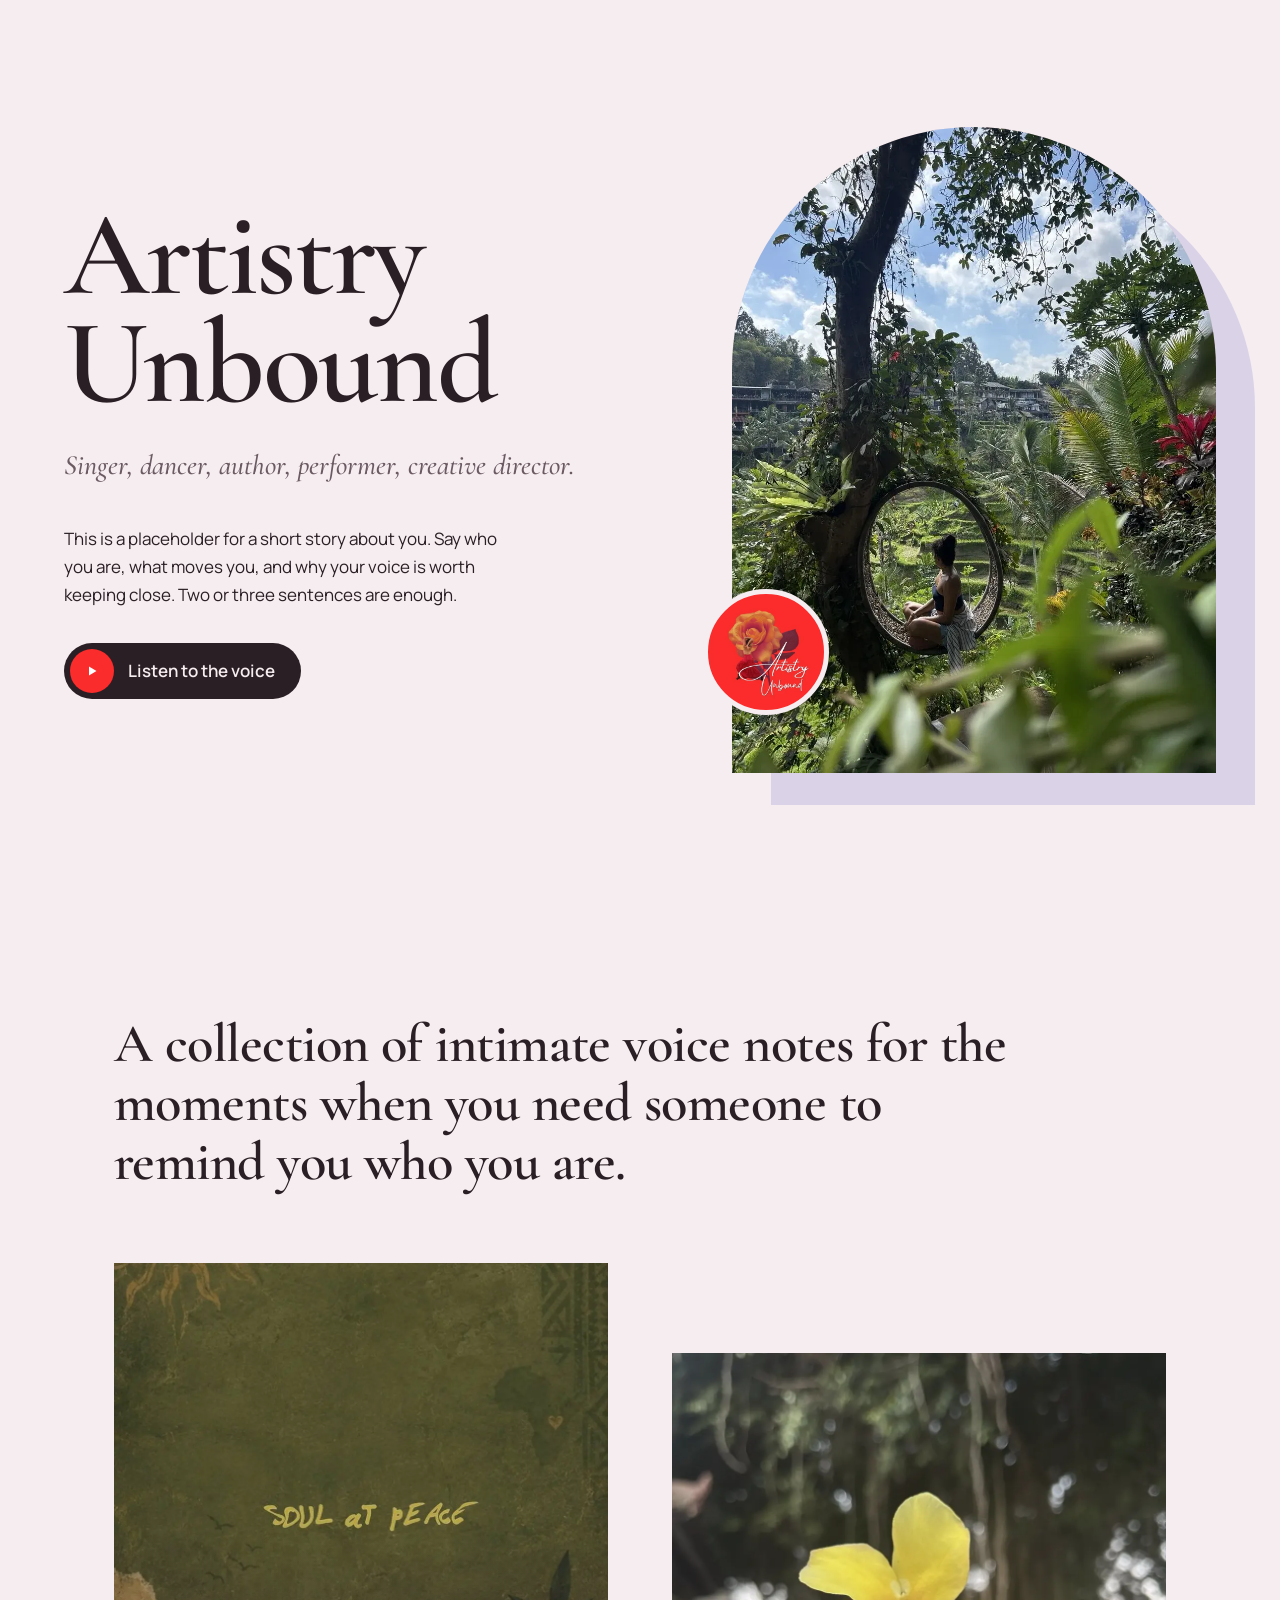
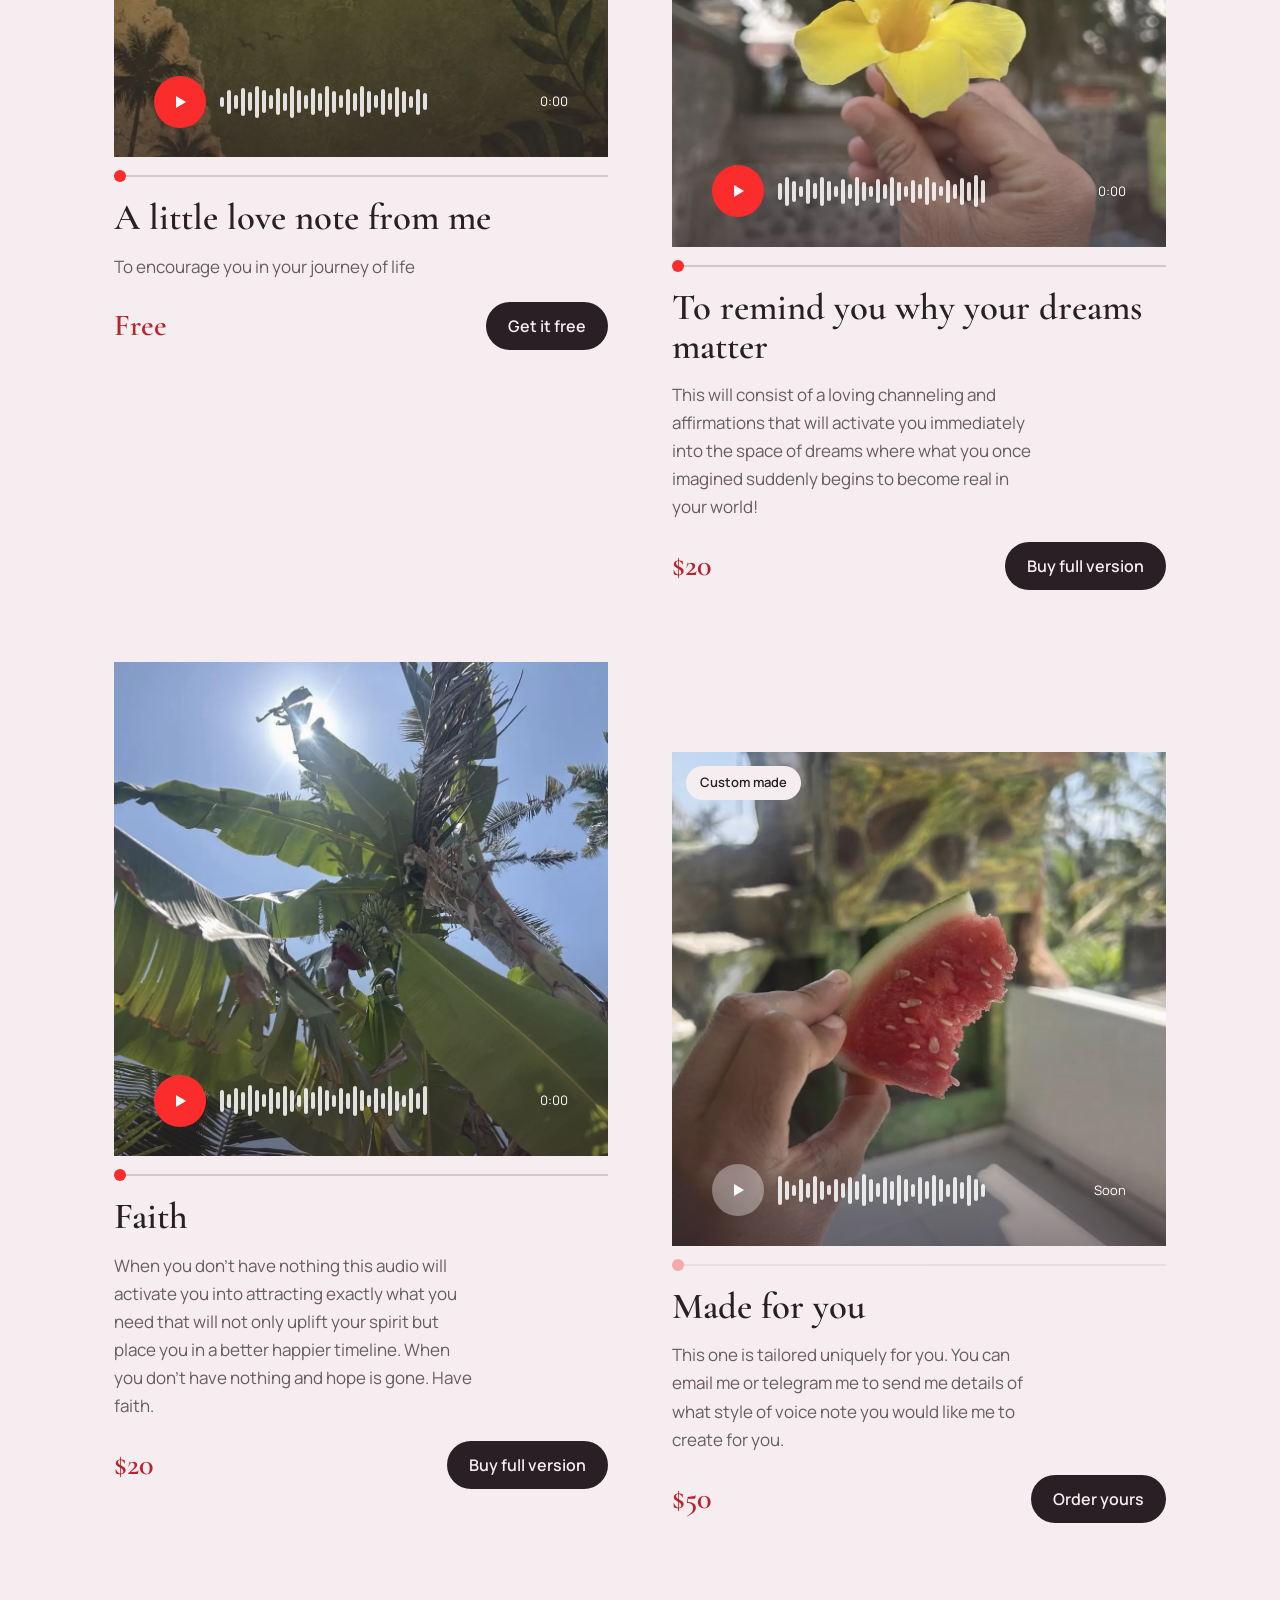
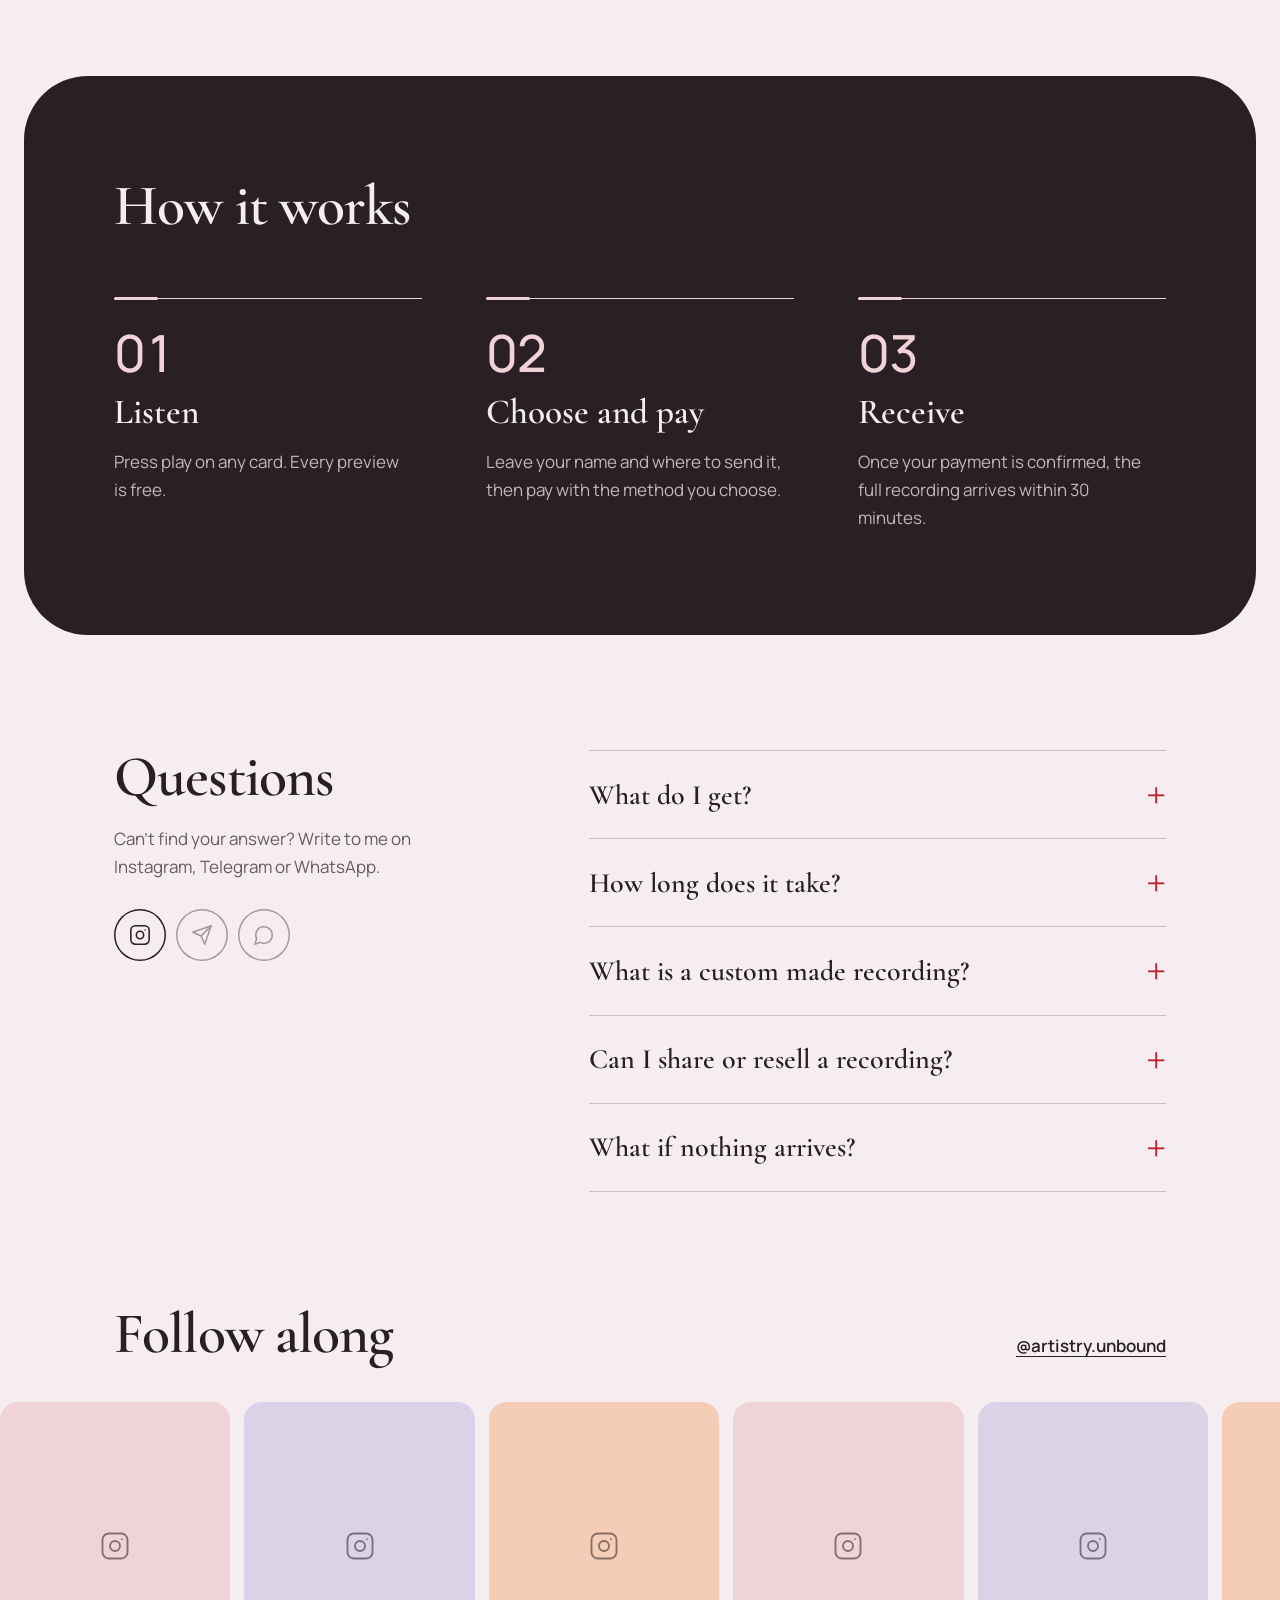
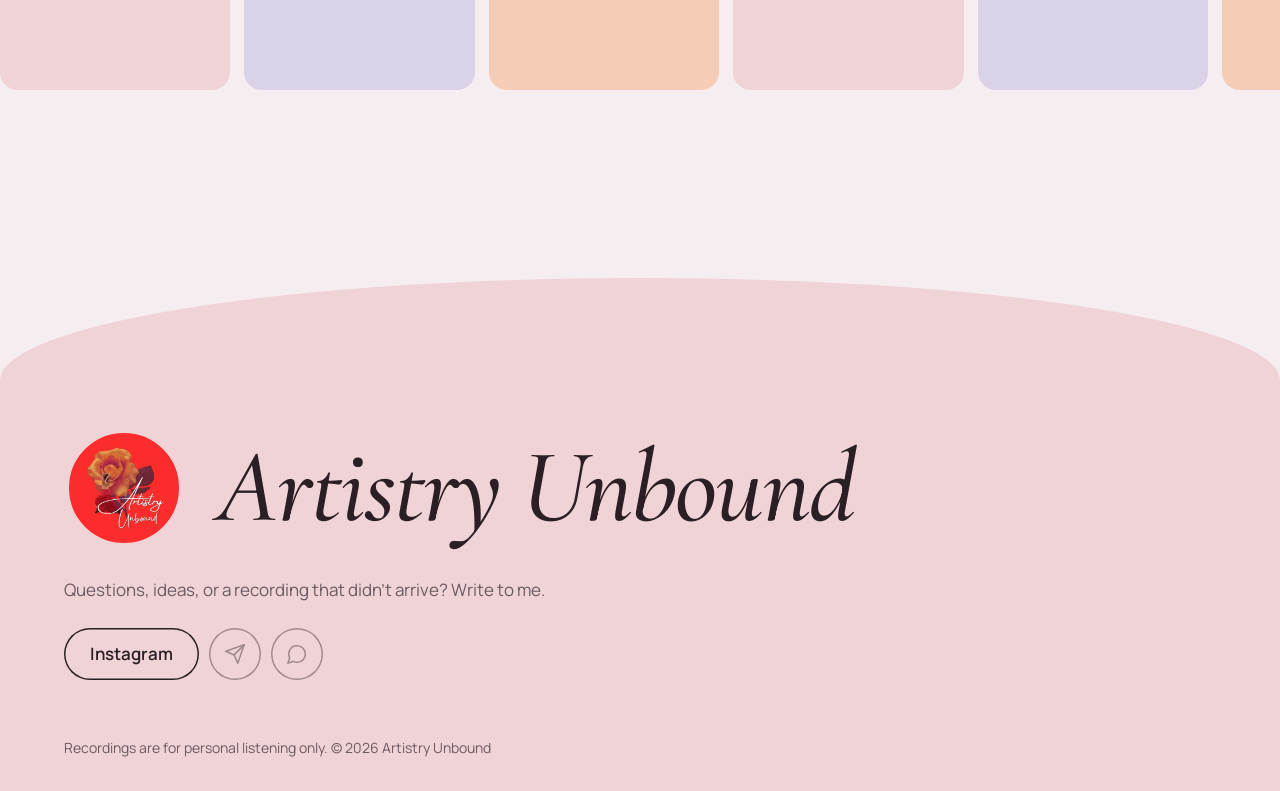
<file: index.html>
<!DOCTYPE html>
<html lang="en">
<head>
<meta charset="utf-8">
<meta name="viewport" content="width=device-width, initial-scale=1">
<title>Artistry Unbound — voice recordings</title>
<meta name="description" content="Listen to a free preview, then take the full voice recording home.">
<meta property="og:title" content="Artistry Unbound">
<meta property="og:description" content="Listen to a free preview, then take the full voice recording home.">
<meta property="og:type" content="website">
<meta name="theme-color" content="#F5EDF0">
<link rel="icon" href="data:,">
<link rel="preconnect" href="https://fonts.googleapis.com">
<link rel="preconnect" href="https://fonts.gstatic.com" crossorigin>
<link rel="stylesheet" href="https://fonts.googleapis.com/css2?family=Cormorant+Garamond:ital,wght@0,500;0,600;1,500&family=Manrope:wght@400;500;600&display=swap">
<link rel="stylesheet" href="assets/css/style.css">
</head>
<body>

<main>
  <!-- Block 1: About. Editable via content/about.json (data-f = text, data-f-src / data-f-alt = image) -->
  <section class="about" id="about">
    <figure class="about__photo">
      <img src="images/about.webp" width="960" height="1280" alt="The artist sitting in a round swing among tropical greenery" data-f-src="about.photo" data-f-alt="about.photo_alt">
      <div class="badge" role="img" aria-label="Artistry Unbound logo"></div>
    </figure>

    <div class="about__text">
      <h1 class="about__title" data-f="about.title">Artistry Unbound</h1>
      <p class="about__roles" data-f="about.roles">Singer, dancer, author, performer, creative director.</p>
      <p class="about__bio" data-f="about.bio">This is a placeholder for a short story about you. Say who you are, what moves you, and why your voice is worth keeping close. Two or three sentences are enough.</p>
      <a class="btn" href="#voice">
        <span class="btn__icon" aria-hidden="true"><svg viewBox="0 0 12 12" width="12" height="12"><path d="M3 1.5v9l7.5-4.5z" fill="currentColor"/></svg></span>
        <span data-f="about.cta_label">Listen to the voice</span>
      </a>
    </div>
  </section>

  <!-- Block 2: Cards. Data lives in content/cards.json; the inline copy below is a fallback for local viewing -->
  <section class="voice" id="voice" aria-labelledby="voice-title">
    <header class="voice__head">
      <h2 id="voice-title" data-f="heading">A collection of intimate voice notes for the moments when you need someone to remind you who you are.</h2>
      <p data-f="intro" hidden></p>
    </header>
    <div class="cards" id="cards"></div>
    <script type="application/json" id="cards-data">{"heading": "A collection of intimate voice notes for the moments when you need someone to remind you who you are.", "intro": "", "items": [{"title": "A little love note from me", "text": "To encourage you in your journey of life", "price": 0, "cover": "images/c1.webp", "cover_alt": "Green collage artwork with the words Soul at peace", "audio": "audio/free-note.m4a"}, {"title": "To remind you why your dreams matter", "text": "This will consist of a loving channeling and affirmations that will activate you immediately into the space of dreams where what you once imagined suddenly begins to become real in your world!", "price": 20, "cover": "images/c2.webp", "cover_alt": "A yellow flower held in a hand", "audio": "audio/dreams-preview.m4a"}, {"title": "Faith", "text": "When you don’t have nothing this audio will activate you into attracting exactly what you need that will not only uplift your spirit but place you in a better happier timeline. When you don’t have nothing and hope is gone. Have faith.", "price": 20, "cover": "images/c3.webp", "cover_alt": "Banana tree seen from below against a bright sky", "audio": "audio/faith-preview.m4a"}, {"title": "Made for you", "text": "This one is tailored uniquely for you. You can email me or telegram me to send me details of what style of voice note you would like me to create for you.", "price": 50, "cover": "images/c4.webp", "cover_alt": "A bitten slice of watermelon held up in a hand", "audio": "", "custom": true}]}</script>
  </section>

  <section class="how" id="how" aria-labelledby="how-title">
    <div class="how__in">
      <h2 id="how-title">How it works</h2>
      <ol class="how__steps" id="how-steps"></ol>
    </div>
  </section>

  <section class="faq" id="faq" aria-labelledby="faq-title">
    <div class="faq__side">
      <h2 id="faq-title">Questions</h2>
      <p class="faq__note">Can't find your answer? Write to me on Instagram, Telegram or WhatsApp.</p>
      <div class="contacts" id="faq-contacts"></div>
    </div>
    <div class="faq__list" id="faq-list"></div>
  </section>

  <section class="insta" id="insta" aria-labelledby="insta-title">
    <div class="insta__head"><h2 id="insta-title">Follow along</h2><a class="insta__handle" target="_blank" rel="noopener" hidden></a></div>
    <div class="insta__row" id="insta-row"></div>
  </section>
</main>

<footer class="foot">
  <div class="foot__top"><div class="badge foot__logo" role="img" aria-label="Artistry Unbound logo"></div><p class="foot__name">Artistry Unbound</p></div>
  <p class="foot__lead">Questions, ideas, or a recording that didn't arrive? Write to me.</p>
  <nav class="foot__links" id="foot-links" aria-label="Contact"></nav>
  <p class="foot__small">Recordings are for personal listening only. &copy; <span id="year">2026</span> Artistry Unbound</p>
</footer>

<script type="application/json" id="info-data">{"how_title": "How it works", "steps": [{"title": "Listen", "text": "Press play on any card. Every preview is free."}, {"title": "Choose and pay", "text": "Leave your name and where to send it, then pay with the method you choose."}, {"title": "Receive", "text": "Once your payment is confirmed, the full recording arrives within {time}."}], "faq_title": "Questions", "faq": [{"q": "What do I get?", "a": "The full recording as an audio file, sent to the email or messenger you choose."}, {"q": "How long does it take?", "a": "Usually within {time} after your payment is confirmed."}, {"q": "What is a custom made recording?", "a": "A recording made just for you. After you order, you tell me what you'd like to hear and we agree on the details before I record."}, {"q": "Can I share or resell a recording?", "a": "Recordings are for personal listening only. Please don't share, publish or resell them."}, {"q": "What if nothing arrives?", "a": "Write to me on Instagram, Telegram or WhatsApp and mention your order number."}]}</script>
<script type="application/json" id="settings-data">{"payment_methods": [{"name": "PayPal", "pay_link": "", "details": [{"label": "PayPal email", "value": ""}], "note": ""}], "response_time": "30 minutes", "instagram": "artistry.unbound", "telegram": "", "whatsapp": "", "instagram_feed": ""}</script>


<dialog class="checkout" id="checkout" tabindex="-1" aria-labelledby="co-title">
  <button class="co-close" type="button" aria-label="Close" data-close>&times;</button>

  <div class="step" data-step="form">
    <h2 id="co-title" class="co-title"></h2>
    <p class="co-sum"></p>
    <form class="order-form" id="order-form">
      <p class="hp" aria-hidden="true"><label>Leave this empty <input name="bot-field" tabindex="-1" autocomplete="off"></label></p>
      <input type="hidden" name="card"><input type="hidden" name="price"><input type="hidden" name="order">
      <label class="fld">Your name<input name="name" required autocomplete="given-name" maxlength="60"></label>
      <fieldset class="seg"><legend>Where should we send it?</legend>
        <label><input type="radio" name="channel" value="Email" checked><span>Email</span></label>
        <label><input type="radio" name="channel" value="Telegram"><span>Telegram</span></label>
        <label><input type="radio" name="channel" value="WhatsApp"><span>WhatsApp</span></label>
      </fieldset>
      <label class="fld"><span id="contact-label">Your email</span><input name="contact" required maxlength="80"></label>
      <label class="fld wish" hidden>What would you like to hear?<textarea name="wishes" rows="3" maxlength="600"></textarea></label>
      <label class="agree"><input type="checkbox" name="agree" required><span>For personal listening only. I won't share or resell it.</span></label>
      <p class="co-err" role="alert" hidden></p>
      <button class="btn btn--sm co-submit" type="submit"></button>
    </form>
  </div>

  <div class="step" data-step="pay" hidden>
    <h2 class="co-title">Pay <span class="pay-amt"></span></h2>
    <p class="co-sum">Pay with the method you prefer and add your order number in the note, so I can find it.</p>
    <div class="kv"><span>Order number</span><b class="order-id"></b><button type="button" class="copy" data-copy=".order-id">Copy</button></div>
    <fieldset class="seg pm-pick" id="pm-pick" hidden><legend>Payment method</legend></fieldset>
    <div class="pm" id="pm" hidden>
      <div id="pm-rows"></div>
      <p class="pm-note" hidden></p>
    </div>
    <p class="pm-none" hidden>Payment details will appear here once they are added.</p>
    <div class="co-actions">
      <a class="btn btn--sm pm-link" target="_blank" rel="noopener" hidden></a>
      <button class="btn btn--sm btn--ghost" type="button" id="paid-btn">I've paid</button>
    </div>
    <p class="co-err" role="alert" hidden></p>
    <button class="link" type="button" data-back>Change my details</button>
  </div>

  <div class="step" data-step="done" hidden>
    <svg class="tick" viewBox="0 0 52 52" aria-hidden="true"><circle cx="26" cy="26" r="24"/><path d="M15 27l8 8 14-16"/></svg>
    <h2 class="co-title done-title"></h2>
    <p class="co-sum done-text"></p>
    <button class="btn btn--sm" type="button" data-close>Done</button>
  </div>
</dialog>


<script src="assets/js/main.js" defer></script>
<script src="assets/js/cards.js" defer></script>
<script src="assets/js/shop.js" defer></script>
</body>
</html>
</file>
<file: assets/css/style.css>
:root{
  --paper:#F5EDF0; --blush:#F0D3D6; --lilac:#DAD3E8; --ink:#2A1F24; --ink-2:#6B5A62;
  --red:#FA2C2C; --red-t:#C0202A; /* red = logo red for fills, red-t = darker for small text */
  --serif:"Cormorant Garamond",Georgia,serif; --sans:"Manrope",system-ui,sans-serif;
  --pad:clamp(20px,5vw,72px);
}
*,*::before,*::after{box-sizing:border-box}
html{scroll-behavior:smooth}
body{margin:0;background:var(--paper);color:var(--ink);font:400 1.0625rem/1.65 var(--sans);-webkit-font-smoothing:antialiased}
img{display:block;max-width:100%;height:auto}
:focus-visible{outline:2px solid var(--red);outline-offset:3px}

/* About */
.about{display:grid;gap:36px;padding:var(--pad);max-width:1440px;margin:0 auto}
.about__photo{margin:0;position:relative;justify-self:center;width:min(100%,460px)}
.about__photo::before{content:"";position:absolute;inset:6% -8% -5% 8%;background:var(--lilac);border-radius:999px 999px 0 0;z-index:0}
.about__photo img{position:relative;z-index:1;width:100%;aspect-ratio:3/4;object-fit:cover;object-position:46% 60%;border-radius:999px 999px 0 0;background:var(--blush)}
.about__title{font:600 clamp(3.4rem,13vw,7.5rem)/.9 var(--serif);letter-spacing:-.02em;margin:0 0 .25em}
.about__roles{font:italic 500 clamp(1.3rem,3vw,1.75rem)/1.3 var(--serif);color:var(--ink-2);margin:0 0 1.5em}
.about__bio{max-width:44ch;margin:0 0 2em}

.btn{display:inline-flex;align-items:center;gap:14px;padding:6px 26px 6px 6px;border-radius:999px;background:var(--ink);color:var(--paper);text-decoration:none;font-weight:600;transition:background .3s,transform .3s}
.btn__icon{display:grid;place-items:center;width:44px;height:44px;border-radius:50%;background:var(--red);color:#fff;transition:transform .3s}
.btn:hover{background:#3d2d34}
.btn:hover .btn__icon{transform:scale(1.1)}

/* One orchestrated load sequence: the arch opens, then the text settles */
.about__photo img{clip-path:inset(100% 0 0 0);animation:open 1.3s cubic-bezier(.2,.7,.2,1) .15s forwards}
.about__photo::before{transform:scaleY(0);transform-origin:bottom;animation:grow 1.1s cubic-bezier(.2,.7,.2,1) .35s forwards}
.about__text>*{opacity:0;animation:settle .9s ease forwards}
.about__text>:nth-child(1){animation-delay:.7s}.about__text>:nth-child(2){animation-delay:.85s}
.about__text>:nth-child(3){animation-delay:1s}.about__text>:nth-child(4){animation-delay:1.15s}
@keyframes open{to{clip-path:inset(0)}}
@keyframes grow{to{transform:scaleY(1)}}
@keyframes settle{from{opacity:0;transform:translateY(10px)}to{opacity:1;transform:none}}

@media (min-width:768px){
  .about{grid-template-columns:1.1fr .9fr;align-items:center;gap:clamp(32px,6vw,96px);min-height:100svh}
  .about__photo{order:2;justify-self:end;width:100%;max-width:520px}
  .about__text{order:1}
}
@media (prefers-reduced-motion:reduce){
  html{scroll-behavior:auto}
  .about__photo img,.about__photo::before,.about__text>*{animation:none;clip-path:none;transform:none;opacity:1}
}

/* Voice cards */
.voice{max-width:1180px;margin:0 auto;padding:clamp(56px,9vw,128px) var(--pad)}
.voice__head{max-width:900px;margin:0 0 clamp(36px,6vw,72px)}
.voice__head h2{font:600 clamp(2rem,4.6vw,3.4rem)/1.08 var(--serif);letter-spacing:-.01em;margin:0}
.voice__head p{margin:.8em 0 0;color:var(--ink-2)}
.cards{display:grid;gap:clamp(40px,6vw,72px) clamp(24px,5vw,72px);grid-template-columns:1fr}
@media (min-width:768px){.cards{grid-template-columns:1fr 1fr;align-items:start}.card:nth-child(even){margin-top:clamp(0px,7vw,96px)}}

.card__cover{position:relative;aspect-ratio:1/1;overflow:hidden;background:var(--blush)}
.card__cover img{width:100%;height:100%;object-fit:cover;transition:transform 1.2s cubic-bezier(.2,.7,.2,1)}
.card__cover::after{content:"";position:absolute;inset:0;background:linear-gradient(transparent 55%,rgba(42,31,36,.55))}
.card.is-playing .card__cover img{transform:scale(1.05)}

.player{position:absolute;z-index:2;left:8%;right:8%;bottom:6%;display:flex;align-items:center;gap:14px;color:#fff}
.play{flex:none;width:52px;height:52px;border:0;border-radius:50%;background:var(--red);color:#fff;display:grid;place-items:center;cursor:pointer;transition:transform .3s}
.play:hover:not(:disabled){transform:scale(1.08)}
.play:disabled{background:rgba(255,255,255,.35);cursor:default}
.play svg{width:16px;height:16px}.play .i-pause{display:none}
.is-playing .play .i-play{display:none}.is-playing .play .i-pause{display:block}
.wave{flex:1;display:flex;align-items:center;gap:3px;height:36px}
.wave i{flex:1;max-width:4px;border-radius:2px;background:rgba(255,255,255,.85);height:var(--h);transform-origin:center}
.is-playing .wave i{animation:bar 1.1s ease-in-out infinite;animation-delay:calc(var(--i)*-.09s)}
@keyframes bar{50%{transform:scaleY(.35)}}
.time{flex:none;font-size:.8125rem;font-variant-numeric:tabular-nums;min-width:3.2em;text-align:right}

.seek{display:block;width:100%;height:18px;margin:10px 0 0;background:none;-webkit-appearance:none;appearance:none;cursor:pointer}
.seek::-webkit-slider-runnable-track{height:2px;background:linear-gradient(90deg,var(--red) var(--p,0%),rgba(42,31,36,.18) var(--p,0%))}
.seek::-moz-range-track{height:2px;background:rgba(42,31,36,.18)}.seek::-moz-range-progress{height:2px;background:var(--red)}
.seek::-webkit-slider-thumb{-webkit-appearance:none;width:12px;height:12px;margin-top:-5px;border-radius:50%;background:var(--red);border:0}
.seek::-moz-range-thumb{width:12px;height:12px;border-radius:50%;background:var(--red);border:0}
.seek:disabled{opacity:.35;cursor:default}

.card__body{padding-top:14px}
.card__title{font:600 clamp(1.8rem,3.2vw,2.3rem)/1.05 var(--serif);margin:0 0 .4em}
.card__text{margin:0 0 1.25em;color:var(--ink-2);max-width:36ch}
.card__buy{display:flex;flex-wrap:wrap;align-items:center;justify-content:space-between;gap:12px}
.price{font:600 1.9rem/1 var(--serif);color:var(--red-t)}
.btn--sm{padding:13px 22px;border:0;cursor:pointer;font:600 1rem var(--sans)}

@media (prefers-reduced-motion:reduce){.is-playing .wave i{animation:none}.card__cover img{transition:none}.card.is-playing .card__cover img{transform:none}}

[hidden]{display:none!important}
.tag{position:absolute;z-index:2;top:14px;left:14px;padding:6px 14px;border-radius:999px;background:var(--paper);color:var(--ink);font-size:.8125rem;font-weight:600}

/* Logo badge (hero photo + footer) */
.badge{border-radius:50%;background:var(--red) url(../../images/logo.webp) center/92% no-repeat;border:5px solid var(--paper)}
.about__photo .badge{position:absolute;z-index:3;left:-6%;bottom:9%;width:clamp(92px,26%,132px);aspect-ratio:1;animation:pop .7s cubic-bezier(.3,1.6,.5,1) 1.5s both}
@keyframes pop{from{transform:scale(0) rotate(-30deg)}}
@media (prefers-reduced-motion:reduce){.about__photo .badge{animation:none}}

/* Contact circles (FAQ + footer) */
.contacts{display:flex;flex-wrap:wrap;gap:10px;margin-top:28px}
.ico{display:grid;place-items:center;flex:none;width:52px;height:52px;border-radius:50%;box-shadow:inset 0 0 0 1.5px var(--ink);color:var(--ink);transition:background .3s,color .3s,transform .3s}
.ico svg{width:22px;height:22px;fill:none;stroke:currentColor;stroke-width:1.7;stroke-linecap:round;stroke-linejoin:round}
a.ico:hover{background:var(--ink);color:var(--paper);transform:translateY(-3px)}
.ico.is-off{opacity:.4}

/* How it works: dark rounded panel */
.how{background:var(--ink);color:var(--paper);margin:clamp(16px,3vw,40px) clamp(8px,2vw,24px) 0;border-radius:clamp(28px,5vw,64px);overflow:hidden}
.how__in{max-width:1180px;margin:0 auto;padding:clamp(48px,8vw,104px) var(--pad)}
.how h2,.faq h2,.insta h2{font:600 clamp(2.2rem,5vw,3.6rem)/.95 var(--serif);letter-spacing:-.015em;margin:0}
.how h2{margin-bottom:clamp(32px,6vw,64px)}
.how__steps{list-style:none;margin:0;padding:0;display:grid;gap:clamp(32px,5vw,40px) clamp(24px,5vw,72px)}
.how__steps li{position:relative;padding-top:28px;border-top:1px solid var(--blush)}
.how__steps li::before{content:"";position:absolute;top:-2px;left:0;width:44px;height:3px;border-radius:2px;background:var(--blush)}
.how__steps b{display:block;font:500 clamp(2.4rem,4vw,3.2rem)/1 var(--sans);letter-spacing:-.04em;font-variant-numeric:tabular-nums;color:var(--blush);margin-bottom:16px}
.how__steps h3{font:600 clamp(1.7rem,2.8vw,2.2rem)/1.05 var(--serif);margin:0 0 .5em}
.how__steps p{margin:0;max-width:30ch;color:rgba(245,237,240,.74)}
@media (min-width:768px){.how__steps{grid-template-columns:repeat(3,1fr)}}
.js .how__steps li{opacity:0;transform:translateY(16px);transition:opacity .8s ease,transform .8s cubic-bezier(.2,.7,.2,1)}
.js .how__steps li.in{opacity:1;transform:none}
@media (prefers-reduced-motion:reduce){.js .how__steps li{opacity:1;transform:none;transition:none}}

/* FAQ: open lines, contacts on the left */
.faq{max-width:1180px;margin:0 auto;padding:clamp(56px,9vw,120px) var(--pad);display:grid;gap:32px}
.faq h2{margin-bottom:.35em}
.faq__note{margin:0;color:var(--ink-2);max-width:30ch}
.faq details{border-top:1px solid rgba(42,31,36,.22)}
.faq details:last-child{border-bottom:1px solid rgba(42,31,36,.22)}
.faq summary{list-style:none;cursor:pointer;display:flex;justify-content:space-between;align-items:center;gap:24px;padding:26px 0;font:600 clamp(1.4rem,2.4vw,1.75rem)/1.15 var(--serif);transition:color .3s}
.faq summary::-webkit-details-marker{display:none}
.faq summary::after{content:"+";flex:none;font:300 2.2rem/1 var(--sans);color:var(--red-t);transition:transform .35s}
.faq summary:hover{color:var(--red-t)}
.faq details[open] summary{color:var(--red-t)}
.faq details[open] summary::after{transform:rotate(45deg)}
.faq details p{margin:0;padding:0 0 28px;max-width:56ch;color:var(--ink-2);animation:fade .4s ease}
@keyframes fade{from{opacity:0;transform:translateY(-6px)}}
@media (min-width:900px){.faq{grid-template-columns:.8fr 1.2fr;gap:clamp(40px,7vw,96px);align-items:start}.faq__side{position:sticky;top:48px}}
@media (prefers-reduced-motion:reduce){.faq details p{animation:none}}

/* Instagram strip */
.insta{--edge:max(var(--pad),calc((100vw - 1180px)/2 + var(--pad)));padding:0 0 clamp(56px,9vw,112px);overflow:hidden}
.insta__head{display:flex;flex-wrap:wrap;align-items:baseline;justify-content:space-between;gap:8px 24px;padding:0 var(--edge);margin-bottom:28px}
.insta__handle{color:var(--ink);font-weight:600;text-underline-offset:4px}
.insta__row{display:flex;gap:14px;overflow-x:auto;padding:12px 0;scroll-snap-type:x proximity;scrollbar-width:none;-ms-overflow-style:none}
.insta__row::-webkit-scrollbar{display:none}
.insta__tile{flex:none;width:clamp(160px,18vw,260px);aspect-ratio:4/5;border-radius:18px;overflow:hidden;background:var(--blush);scroll-snap-align:start;display:grid;place-items:center;color:var(--ink);transition:transform .4s cubic-bezier(.2,.7,.2,1)}
a.insta__tile:hover{transform:translateY(-6px)}
.insta__tile img{width:100%;height:100%;object-fit:cover}
.insta__tile.is-ph:nth-child(3n+2){background:var(--lilac)}.insta__tile.is-ph:nth-child(3n){background:#F5CDB6}
.insta__tile svg{width:30px;height:30px;fill:none;stroke:currentColor;stroke-width:1.5;stroke-linecap:round;stroke-linejoin:round;opacity:.55}

/* Footer */
.foot{background:var(--blush);margin-top:clamp(24px,5vw,64px);padding:clamp(72px,12vw,150px) var(--pad) 32px;border-radius:50% 50% 0 0/clamp(40px,8vw,110px) clamp(40px,8vw,110px) 0 0}
.foot>*{max-width:1180px;margin-left:auto;margin-right:auto}
.foot__top{display:flex;align-items:center;gap:clamp(16px,3vw,32px);margin-bottom:28px}
.foot__logo{flex:none;width:clamp(72px,12vw,120px);aspect-ratio:1;border-color:var(--blush)}
.foot__name{font:italic 500 clamp(2.6rem,9vw,6.5rem)/.9 var(--serif);letter-spacing:-.02em;margin:0}
.foot__lead{margin:0 auto 24px;color:var(--ink-2);max-width:1180px}
.foot__links{display:flex;flex-wrap:wrap;align-items:center;gap:10px;margin-bottom:56px}
.foot__links a:not(.ico){display:inline-flex;align-items:center;height:52px;padding:0 26px;border-radius:999px;box-shadow:inset 0 0 0 1.5px var(--ink);color:var(--ink);font-weight:600;text-decoration:none;transition:background .3s,color .3s}
.foot__links a:not(.ico):hover{background:var(--ink);color:var(--blush)}
.foot__links a.ico:hover{color:var(--blush)}
.foot__small{margin-bottom:0;font-size:.875rem;color:var(--ink-2)}

/* Checkout dialog */
.checkout{border:0;padding:clamp(24px,5vw,40px);width:min(520px,calc(100% - 24px));max-height:calc(100dvh - 24px);overflow:auto;background:var(--paper);color:var(--ink);position:fixed}
.checkout::backdrop{background:rgba(42,31,36,.5);backdrop-filter:blur(4px)}
.checkout[open]{animation:rise .35s cubic-bezier(.2,.7,.2,1)}
@keyframes rise{from{opacity:0;transform:translateY(14px)}}
.co-close{position:absolute;top:10px;right:14px;width:40px;height:40px;border:0;background:none;font-size:1.8rem;line-height:1;color:var(--ink);cursor:pointer}
.checkout h2{margin:0 0 .3em;font:600 clamp(1.9rem,6vw,2.4rem)/1.05 var(--serif);letter-spacing:-.015em}
.co-sum{margin:0 0 1.5em;color:var(--ink-2)}
.order-form{display:grid;gap:18px}
.fld{display:grid;gap:6px;font-size:.875rem;font-weight:600}
.fld input,.fld textarea{font:400 1rem var(--sans);color:var(--ink);padding:10px 0;border:0;border-bottom:1.5px solid rgba(42,31,36,.3);background:none;border-radius:0;resize:vertical}
.fld input:focus,.fld textarea:focus{outline:0;border-color:var(--red-t)}
.seg{border:0;padding:0;margin:0;display:flex;flex-wrap:wrap;gap:8px}
.seg legend{font-size:.875rem;font-weight:600;margin-bottom:8px;padding:0}
.seg label{position:relative}
.seg input{position:absolute;opacity:0;inset:0;cursor:pointer}
.seg span{display:block;padding:9px 18px;border-radius:999px;border:1.5px solid rgba(42,31,36,.25);font-weight:600;font-size:.9375rem;transition:background .2s,border-color .2s}
.seg input:checked+span{background:var(--ink);border-color:var(--ink);color:var(--paper)}
.seg label:focus-within span{outline:2px solid var(--ink);outline-offset:2px}
.agree{display:flex;gap:10px;align-items:flex-start;font-size:.875rem;color:var(--ink-2)}
.agree input{margin-top:4px;accent-color:var(--red-t)}
.hp{position:absolute;left:-9999px}
.co-err{margin:0;color:var(--red-t);font-size:.875rem;font-weight:600}
.kv{display:flex;align-items:center;gap:12px;padding:14px 0;border-top:1px solid rgba(42,31,36,.18)}
.kv span{font-size:.875rem;color:var(--ink-2);min-width:7.5em}.kv b{flex:1;font-variant-numeric:tabular-nums;overflow-wrap:anywhere}
.copy,.link{border:0;background:none;color:var(--red-t);font:600 .9375rem var(--sans);cursor:pointer;text-decoration:underline;text-underline-offset:3px;padding:6px 0}
.co-actions{display:flex;flex-wrap:wrap;gap:10px;margin:20px 0 14px}
.btn--ghost{background:none;color:var(--ink);box-shadow:inset 0 0 0 1.5px var(--ink)}.btn--ghost:hover{background:var(--blush)}
a.btn--sm{text-decoration:none}
.tick{width:64px;height:64px;margin-bottom:16px;fill:none;stroke:var(--red);stroke-width:2.5;stroke-linecap:round;stroke-linejoin:round}
.tick circle{stroke-dasharray:151;stroke-dashoffset:151;animation:draw .7s ease forwards}
.tick path{stroke-dasharray:40;stroke-dashoffset:40;animation:draw .4s ease .6s forwards}
@keyframes draw{to{stroke-dashoffset:0}}
@media (prefers-reduced-motion:reduce){.checkout[open],.tick circle,.tick path{animation:none;stroke-dashoffset:0}}

/* Payment step */
.pm{margin-top:6px}
.pm-note{margin:10px 0 0;color:var(--ink-2);font-size:.9375rem}
.pm-none{margin:14px 0 0;color:var(--ink-2)}
.pm-pick{margin:16px 0 4px}
.checkout:focus{outline:0}
.co-close{border-radius:50%}
.co-close:focus-visible{outline:2px solid var(--ink);outline-offset:-4px}
.about{overflow-x:clip}
</file>
